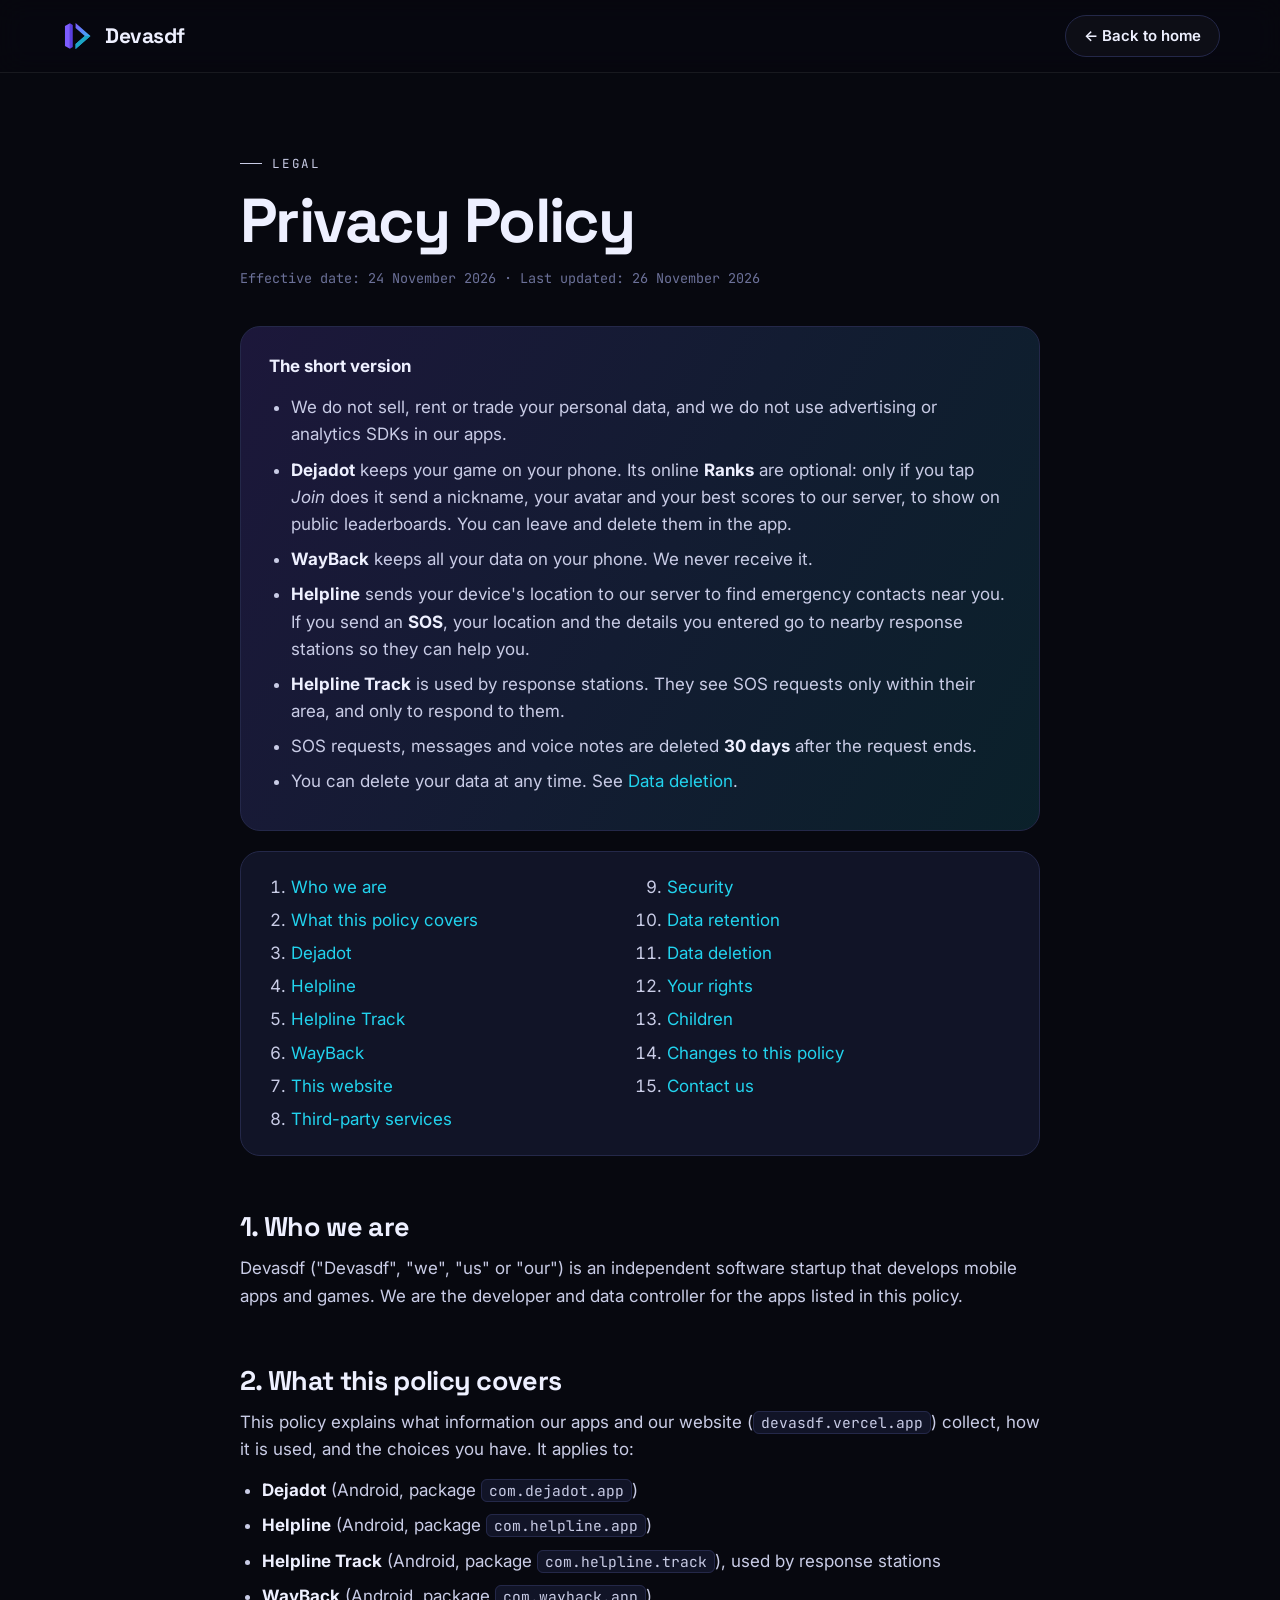
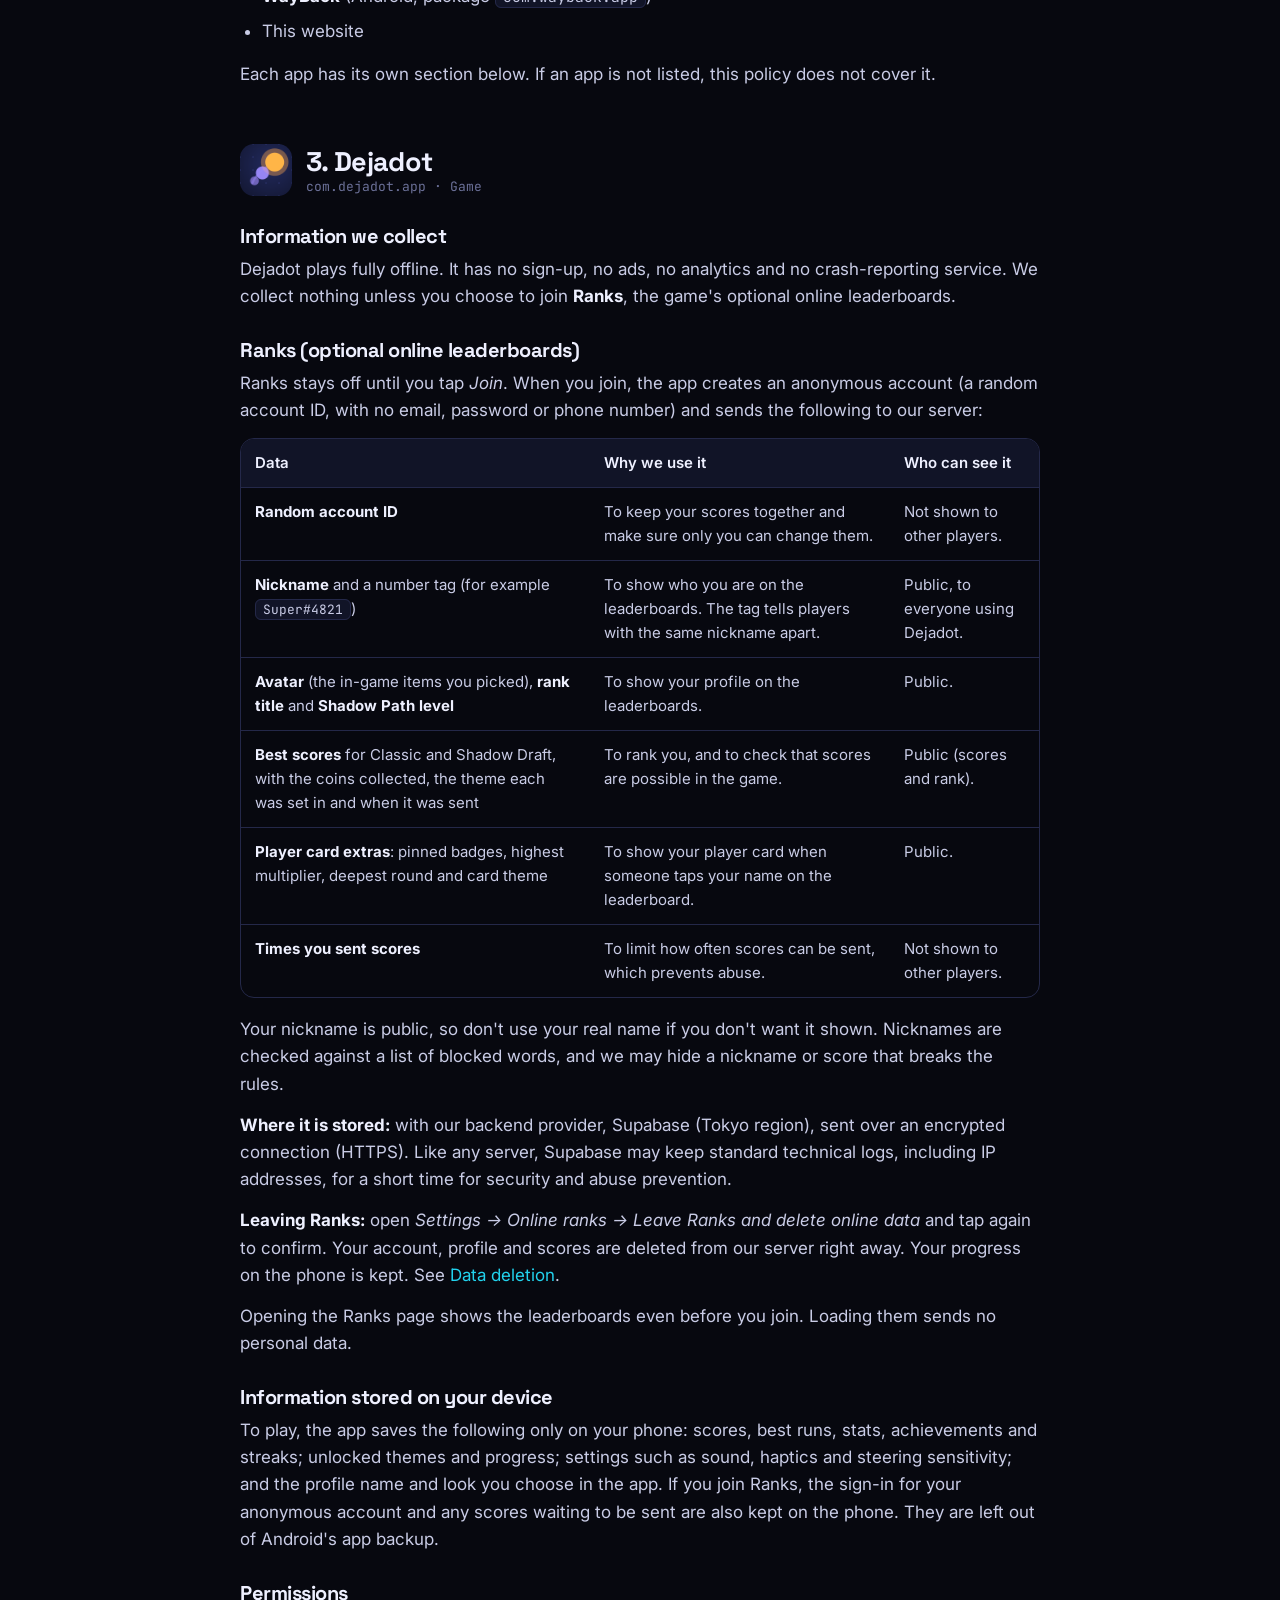
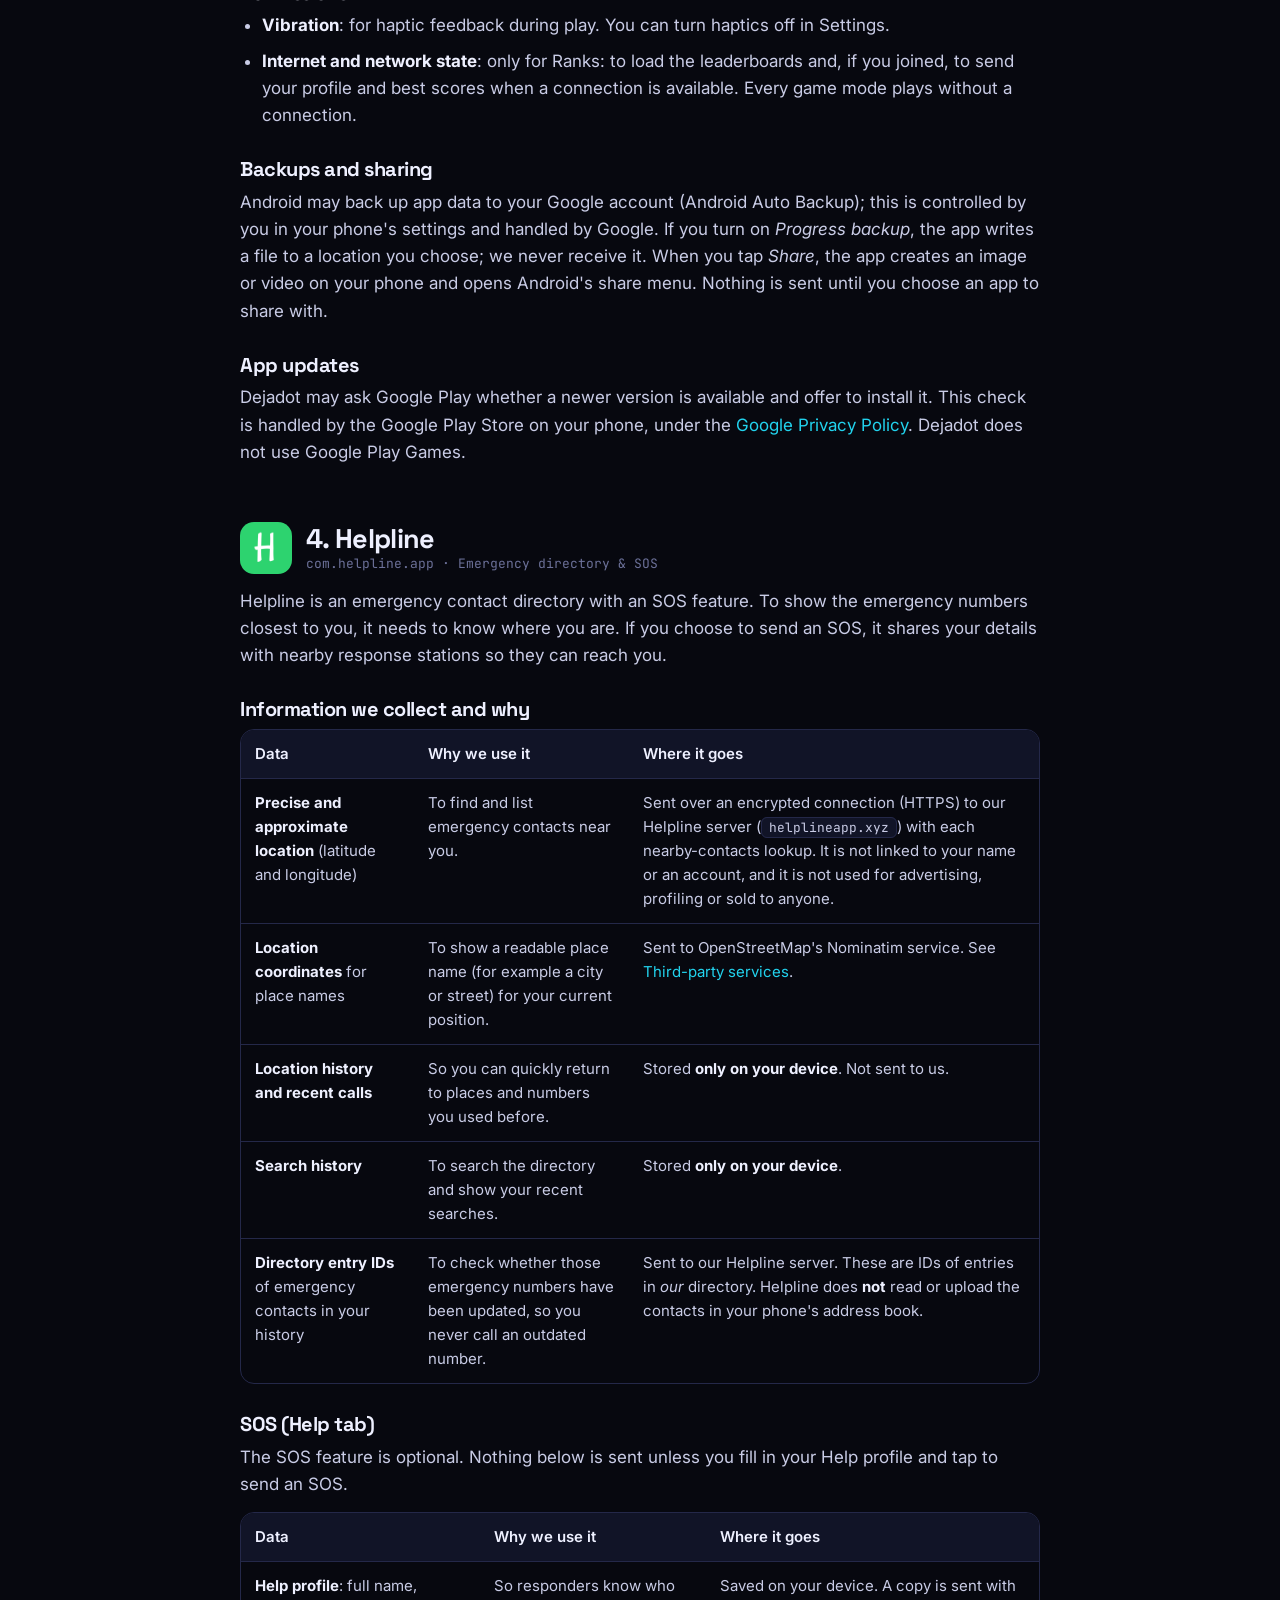
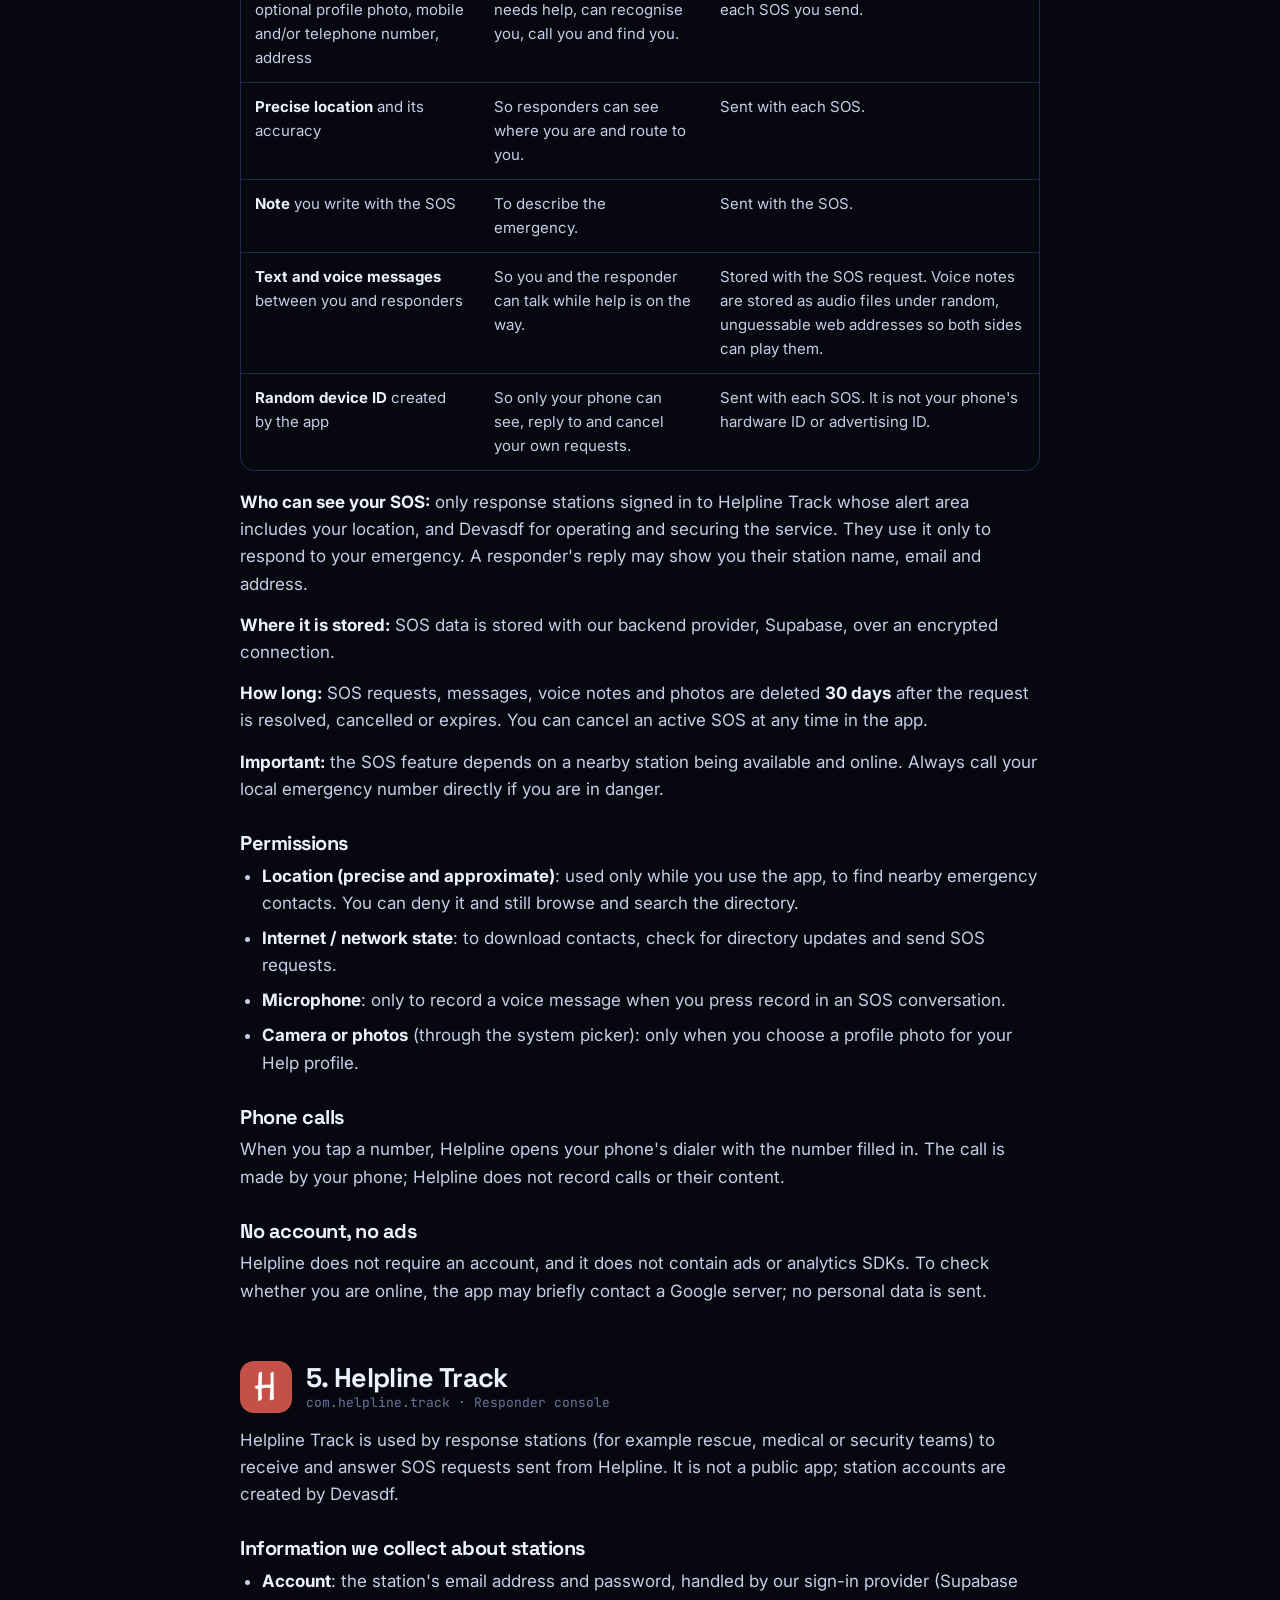
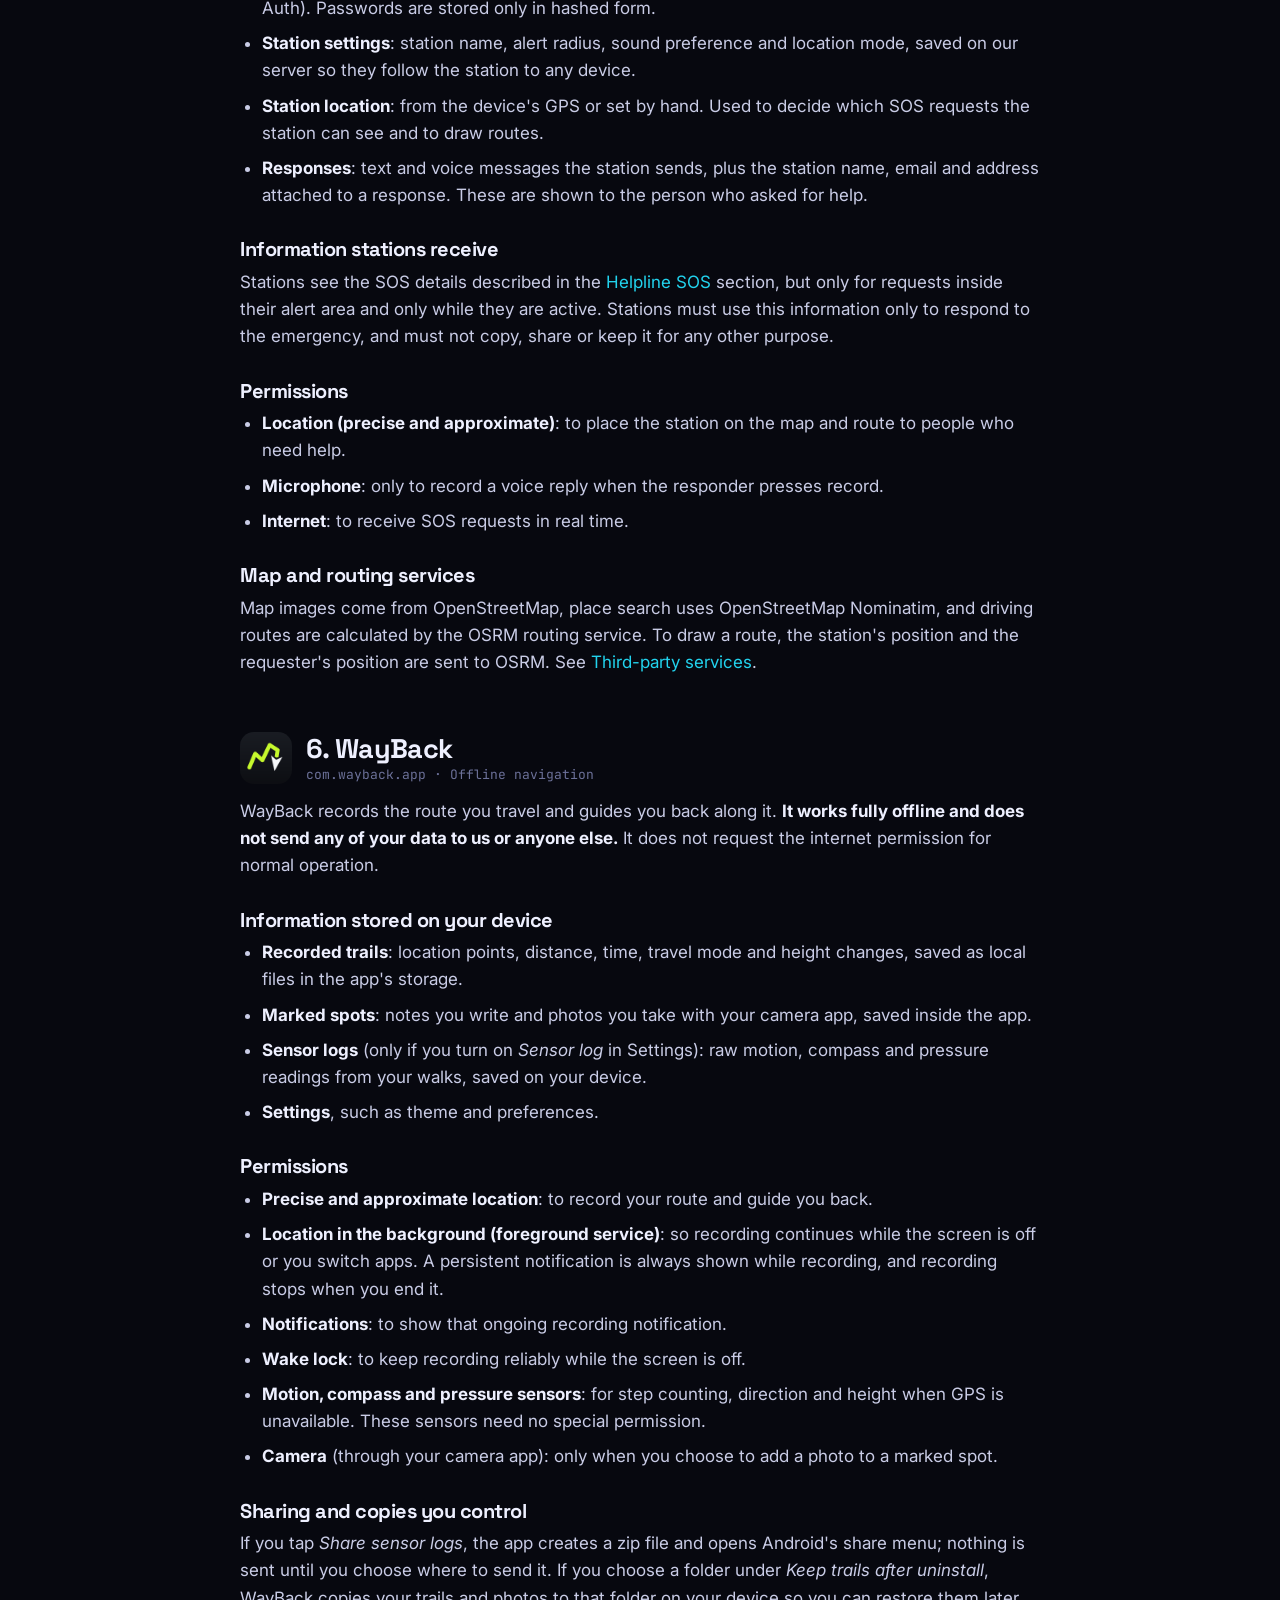
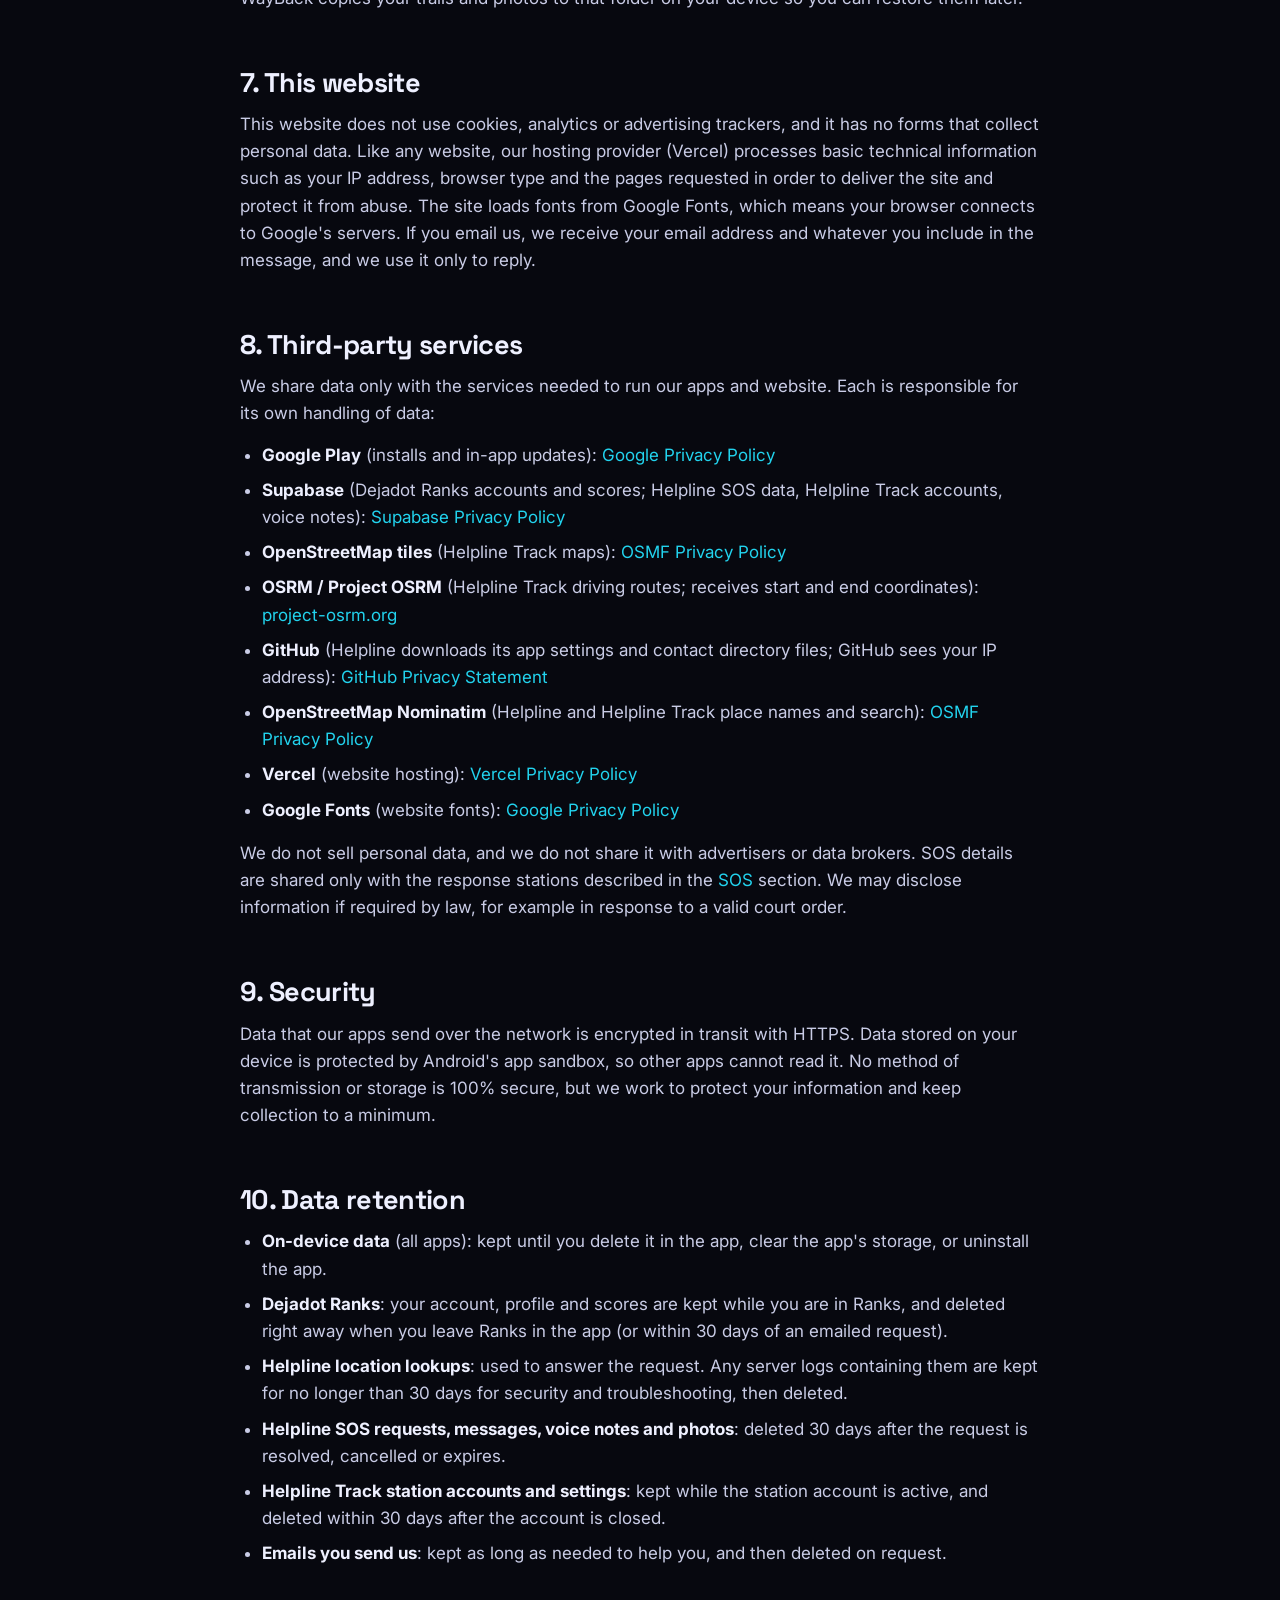
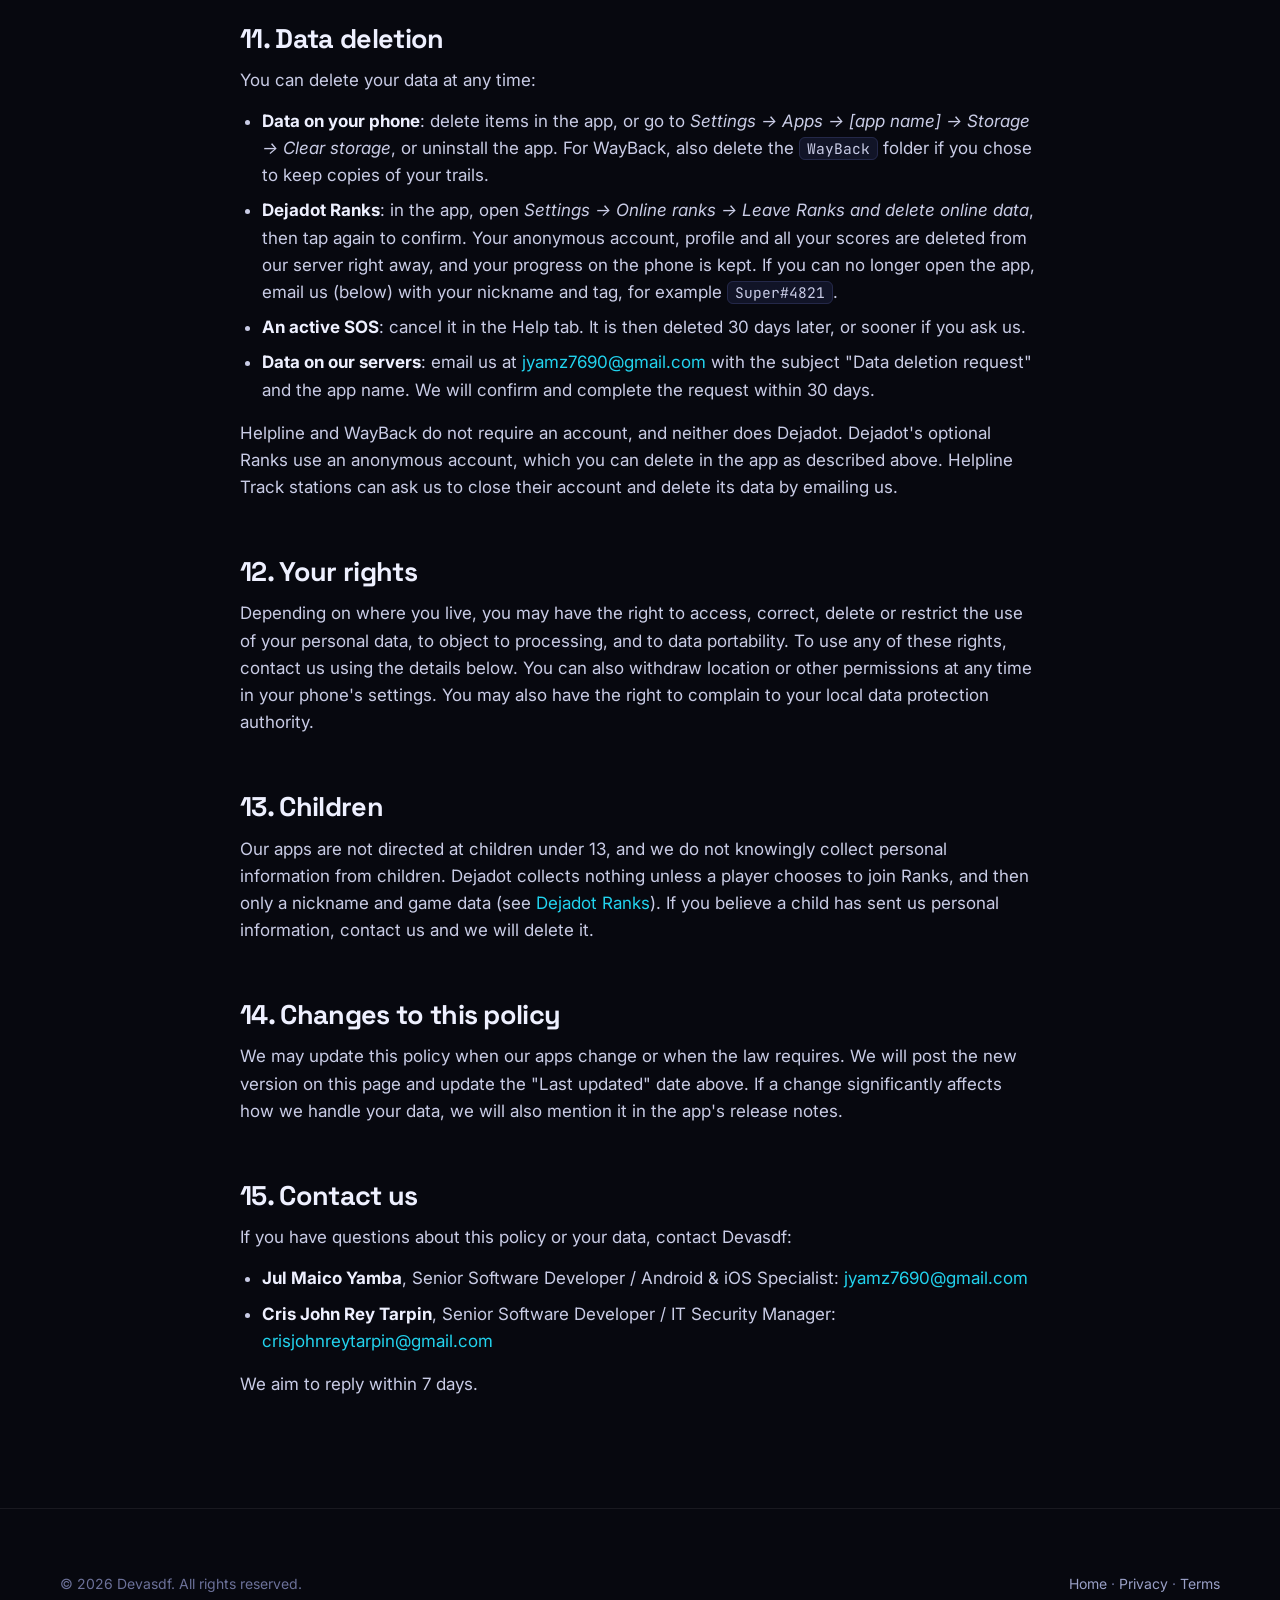
<file: privacy/index.html>
<!doctype html>
<html lang="en">
<head>
  <meta charset="utf-8">
  <meta name="viewport" content="width=device-width, initial-scale=1, viewport-fit=cover">
  <title>Privacy Policy — Devasdf</title>
  <meta name="description" content="Privacy Policy for Devasdf and its apps: Dejadot, Helpline and WayBack.">
  <meta name="theme-color" content="#07080f">
  <link rel="canonical" href="https://devasdf.vercel.app/privacy">
  <link rel="icon" href="/favicon.svg" type="image/svg+xml">
  <link rel="preconnect" href="https://fonts.googleapis.com">
  <link rel="preconnect" href="https://fonts.gstatic.com" crossorigin>
  <link href="https://fonts.googleapis.com/css2?family=Inter:wght@400;500;600;700&family=JetBrains+Mono:wght@400;500&family=Space+Grotesk:wght@500;600;700&display=swap" rel="stylesheet">
  <link rel="stylesheet" href="/assets/styles.css">
</head>
<body>
  <svg width="0" height="0" style="position:absolute" aria-hidden="true" focusable="false"><defs><linearGradient id="logo-g" x1="0" y1="0" x2="1" y2="1"><stop offset="0" stop-color="#7c5cff"/><stop offset="1" stop-color="#22d3ee"/></linearGradient><symbol id="logo" viewBox="0 0 48 48"><path d="M7 10 14 6V42L7 38Z" fill="#7c5cff"/><path d="M14 6 18 8.3V39.7L14 42Z" fill="#5a3fe0"/><path d="M22 5.6 43 24 22 42.4V35.4L35 24 22 12.6Z" fill="url(#logo-g)"/><path d="M35 24H43L22 42.4V35.4Z" fill="#1aa6c4"/></symbol></defs></svg>
  <a class="skip" href="#main">Skip to content</a>
  <header class="nav scrolled">
    <div class="wrap">
      <a class="brand" href="/" aria-label="Devasdf home">
        <svg aria-hidden="true"><use href="#logo"/></svg>
        Devasdf
      </a>
      <a class="btn" href="/">← Back to home</a>
    </div>
  </header>

  <main id="main" class="legal">
    <div class="wrap">
      <p class="eyebrow">Legal</p>
      <h1>Privacy Policy</h1>
      <p class="meta">Effective date: 24 November 2026 · Last updated: 26 November 2026</p>

      <div class="summary">
        <p><strong>The short version</strong></p>
        <ul>
          <li>We do not sell, rent or trade your personal data, and we do not use advertising or analytics SDKs in our apps.</li>
          <li><strong>Dejadot</strong> keeps your game on your phone. Its online <strong>Ranks</strong> are optional: only if you tap <em>Join</em> does it send a nickname, your avatar and your best scores to our server, to show on public leaderboards. You can leave and delete them in the app.</li>
          <li><strong>WayBack</strong> keeps all your data on your phone. We never receive it.</li>
          <li><strong>Helpline</strong> sends your device's location to our server to find emergency contacts near you. If you send an <strong>SOS</strong>, your location and the details you entered go to nearby response stations so they can help you.</li>
          <li><strong>Helpline Track</strong> is used by response stations. They see SOS requests only within their area, and only to respond to them.</li>
          <li>SOS requests, messages and voice notes are deleted <strong>30 days</strong> after the request ends.</li>
          <li>You can delete your data at any time. See <a href="#deletion">Data deletion</a>.</li>
        </ul>
      </div>

      <nav class="toc" aria-label="Contents">
        <ol>
          <li><a href="#who">Who we are</a></li>
          <li><a href="#scope">What this policy covers</a></li>
          <li><a href="#dejadot">Dejadot</a></li>
          <li><a href="#helpline">Helpline</a></li>
          <li><a href="#helpline-track">Helpline Track</a></li>
          <li><a href="#wayback">WayBack</a></li>
          <li><a href="#website">This website</a></li>
          <li><a href="#third-parties">Third-party services</a></li>
          <li><a href="#security">Security</a></li>
          <li><a href="#retention">Data retention</a></li>
          <li><a href="#deletion">Data deletion</a></li>
          <li><a href="#rights">Your rights</a></li>
          <li><a href="#children">Children</a></li>
          <li><a href="#changes">Changes to this policy</a></li>
          <li><a href="#contact">Contact us</a></li>
        </ol>
      </nav>

      <h2 id="who">1. Who we are</h2>
      <p>Devasdf ("Devasdf", "we", "us" or "our") is an independent software startup that develops mobile apps and games. We are the developer and data controller for the apps listed in this policy.</p>

      <h2 id="scope">2. What this policy covers</h2>
      <p>This policy explains what information our apps and our website (<code>devasdf.vercel.app</code>) collect, how it is used, and the choices you have. It applies to:</p>
      <ul>
        <li><strong>Dejadot</strong> (Android, package <code>com.dejadot.app</code>)</li>
        <li><strong>Helpline</strong> (Android, package <code>com.helpline.app</code>)</li>
        <li><strong>Helpline Track</strong> (Android, package <code>com.helpline.track</code>), used by response stations</li>
        <li><strong>WayBack</strong> (Android, package <code>com.wayback.app</code>)</li>
        <li>This website</li>
      </ul>
      <p>Each app has its own section below. If an app is not listed, this policy does not cover it.</p>

      <!-- ===== DEJADOT ===== -->
      <div class="app-tag" id="dejadot">
        <img src="/assets/apps/dejadot.png" alt="" width="52" height="52">
        <h2>3. Dejadot<small>com.dejadot.app · Game</small></h2>
      </div>
      <h3>Information we collect</h3>
      <p>Dejadot plays fully offline. It has no sign-up, no ads, no analytics and no crash-reporting service. We collect nothing unless you choose to join <strong>Ranks</strong>, the game's optional online leaderboards.</p>
      <h3 id="dejadot-ranks">Ranks (optional online leaderboards)</h3>
      <p>Ranks stays off until you tap <em>Join</em>. When you join, the app creates an anonymous account (a random account ID, with no email, password or phone number) and sends the following to our server:</p>
      <div class="table-wrap">
        <table>
          <thead><tr><th>Data</th><th>Why we use it</th><th>Who can see it</th></tr></thead>
          <tbody>
            <tr>
              <td><strong>Random account ID</strong></td>
              <td>To keep your scores together and make sure only you can change them.</td>
              <td>Not shown to other players.</td>
            </tr>
            <tr>
              <td><strong>Nickname</strong> and a number tag (for example <code>Super#4821</code>)</td>
              <td>To show who you are on the leaderboards. The tag tells players with the same nickname apart.</td>
              <td>Public, to everyone using Dejadot.</td>
            </tr>
            <tr>
              <td><strong>Avatar</strong> (the in-game items you picked), <strong>rank title</strong> and <strong>Shadow Path level</strong></td>
              <td>To show your profile on the leaderboards.</td>
              <td>Public.</td>
            </tr>
            <tr>
              <td><strong>Best scores</strong> for Classic and Shadow Draft, with the coins collected, the theme each was set in and when it was sent</td>
              <td>To rank you, and to check that scores are possible in the game.</td>
              <td>Public (scores and rank).</td>
            </tr>
            <tr>
              <td><strong>Player card extras</strong>: pinned badges, highest multiplier, deepest round and card theme</td>
              <td>To show your player card when someone taps your name on the leaderboard.</td>
              <td>Public.</td>
            </tr>
            <tr>
              <td><strong>Times you sent scores</strong></td>
              <td>To limit how often scores can be sent, which prevents abuse.</td>
              <td>Not shown to other players.</td>
            </tr>
          </tbody>
        </table>
      </div>
      <p>Your nickname is public, so don't use your real name if you don't want it shown. Nicknames are checked against a list of blocked words, and we may hide a nickname or score that breaks the rules.</p>
      <p><strong>Where it is stored:</strong> with our backend provider, Supabase (Tokyo region), sent over an encrypted connection (HTTPS). Like any server, Supabase may keep standard technical logs, including IP addresses, for a short time for security and abuse prevention.</p>
      <p><strong>Leaving Ranks:</strong> open <em>Settings → Online ranks → Leave Ranks and delete online data</em> and tap again to confirm. Your account, profile and scores are deleted from our server right away. Your progress on the phone is kept. See <a href="#deletion">Data deletion</a>.</p>
      <p>Opening the Ranks page shows the leaderboards even before you join. Loading them sends no personal data.</p>
      <h3>Information stored on your device</h3>
      <p>To play, the app saves the following only on your phone: scores, best runs, stats, achievements and streaks; unlocked themes and progress; settings such as sound, haptics and steering sensitivity; and the profile name and look you choose in the app. If you join Ranks, the sign-in for your anonymous account and any scores waiting to be sent are also kept on the phone. They are left out of Android's app backup.</p>
      <h3>Permissions</h3>
      <ul>
        <li><strong>Vibration</strong>: for haptic feedback during play. You can turn haptics off in Settings.</li>
        <li><strong>Internet and network state</strong>: only for Ranks: to load the leaderboards and, if you joined, to send your profile and best scores when a connection is available. Every game mode plays without a connection.</li>
      </ul>
      <h3>Backups and sharing</h3>
      <p>Android may back up app data to your Google account (Android Auto Backup); this is controlled by you in your phone's settings and handled by Google. If you turn on <em>Progress backup</em>, the app writes a file to a location you choose; we never receive it. When you tap <em>Share</em>, the app creates an image or video on your phone and opens Android's share menu. Nothing is sent until you choose an app to share with.</p>
      <h3>App updates</h3>
      <p>Dejadot may ask Google Play whether a newer version is available and offer to install it. This check is handled by the Google Play Store on your phone, under the <a href="https://policies.google.com/privacy" target="_blank" rel="noopener">Google Privacy Policy</a>. Dejadot does not use Google Play Games.</p>

      <!-- ===== HELPLINE ===== -->
      <div class="app-tag" id="helpline">
        <img src="/assets/apps/helpline.png" alt="" width="52" height="52">
        <h2>4. Helpline<small>com.helpline.app · Emergency directory &amp; SOS</small></h2>
      </div>
      <p>Helpline is an emergency contact directory with an SOS feature. To show the emergency numbers closest to you, it needs to know where you are. If you choose to send an SOS, it shares your details with nearby response stations so they can reach you.</p>
      <h3>Information we collect and why</h3>
      <div class="table-wrap">
        <table>
          <thead><tr><th>Data</th><th>Why we use it</th><th>Where it goes</th></tr></thead>
          <tbody>
            <tr>
              <td><strong>Precise and approximate location</strong> (latitude and longitude)</td>
              <td>To find and list emergency contacts near you.</td>
              <td>Sent over an encrypted connection (HTTPS) to our Helpline server (<code>helplineapp.xyz</code>) with each nearby-contacts lookup. It is not linked to your name or an account, and it is not used for advertising, profiling or sold to anyone.</td>
            </tr>
            <tr>
              <td><strong>Location coordinates</strong> for place names</td>
              <td>To show a readable place name (for example a city or street) for your current position.</td>
              <td>Sent to OpenStreetMap's Nominatim service. See <a href="#third-parties">Third-party services</a>.</td>
            </tr>
            <tr>
              <td><strong>Location history and recent calls</strong></td>
              <td>So you can quickly return to places and numbers you used before.</td>
              <td>Stored <strong>only on your device</strong>. Not sent to us.</td>
            </tr>
            <tr>
              <td><strong>Search history</strong></td>
              <td>To search the directory and show your recent searches.</td>
              <td>Stored <strong>only on your device</strong>.</td>
            </tr>
            <tr>
              <td><strong>Directory entry IDs</strong> of emergency contacts in your history</td>
              <td>To check whether those emergency numbers have been updated, so you never call an outdated number.</td>
              <td>Sent to our Helpline server. These are IDs of entries in <em>our</em> directory. Helpline does <strong>not</strong> read or upload the contacts in your phone's address book.</td>
            </tr>
          </tbody>
        </table>
      </div>

      <h3 id="sos">SOS (Help tab)</h3>
      <p>The SOS feature is optional. Nothing below is sent unless you fill in your Help profile and tap to send an SOS.</p>
      <div class="table-wrap">
        <table>
          <thead><tr><th>Data</th><th>Why we use it</th><th>Where it goes</th></tr></thead>
          <tbody>
            <tr>
              <td><strong>Help profile</strong>: full name, optional profile photo, mobile and/or telephone number, address</td>
              <td>So responders know who needs help, can recognise you, call you and find you.</td>
              <td>Saved on your device. A copy is sent with each SOS you send.</td>
            </tr>
            <tr>
              <td><strong>Precise location</strong> and its accuracy</td>
              <td>So responders can see where you are and route to you.</td>
              <td>Sent with each SOS.</td>
            </tr>
            <tr>
              <td><strong>Note</strong> you write with the SOS</td>
              <td>To describe the emergency.</td>
              <td>Sent with the SOS.</td>
            </tr>
            <tr>
              <td><strong>Text and voice messages</strong> between you and responders</td>
              <td>So you and the responder can talk while help is on the way.</td>
              <td>Stored with the SOS request. Voice notes are stored as audio files under random, unguessable web addresses so both sides can play them.</td>
            </tr>
            <tr>
              <td><strong>Random device ID</strong> created by the app</td>
              <td>So only your phone can see, reply to and cancel your own requests.</td>
              <td>Sent with each SOS. It is not your phone's hardware ID or advertising ID.</td>
            </tr>
          </tbody>
        </table>
      </div>
      <p><strong>Who can see your SOS:</strong> only response stations signed in to Helpline Track whose alert area includes your location, and Devasdf for operating and securing the service. They use it only to respond to your emergency. A responder's reply may show you their station name, email and address.</p>
      <p><strong>Where it is stored:</strong> SOS data is stored with our backend provider, Supabase, over an encrypted connection.</p>
      <p><strong>How long:</strong> SOS requests, messages, voice notes and photos are deleted <strong>30 days</strong> after the request is resolved, cancelled or expires. You can cancel an active SOS at any time in the app.</p>
      <p><strong>Important:</strong> the SOS feature depends on a nearby station being available and online. Always call your local emergency number directly if you are in danger.</p>
      <h3>Permissions</h3>
      <ul>
        <li><strong>Location (precise and approximate)</strong>: used only while you use the app, to find nearby emergency contacts. You can deny it and still browse and search the directory.</li>
        <li><strong>Internet / network state</strong>: to download contacts, check for directory updates and send SOS requests.</li>
        <li><strong>Microphone</strong>: only to record a voice message when you press record in an SOS conversation.</li>
        <li><strong>Camera or photos</strong> (through the system picker): only when you choose a profile photo for your Help profile.</li>
      </ul>
      <h3>Phone calls</h3>
      <p>When you tap a number, Helpline opens your phone's dialer with the number filled in. The call is made by your phone; Helpline does not record calls or their content.</p>
      <h3>No account, no ads</h3>
      <p>Helpline does not require an account, and it does not contain ads or analytics SDKs. To check whether you are online, the app may briefly contact a Google server; no personal data is sent.</p>

      <!-- ===== HELPLINE TRACK ===== -->
      <div class="app-tag" id="helpline-track">
        <img src="/assets/apps/helpline-track.png" alt="" width="52" height="52">
        <h2>5. Helpline Track<small>com.helpline.track · Responder console</small></h2>
      </div>
      <p>Helpline Track is used by response stations (for example rescue, medical or security teams) to receive and answer SOS requests sent from Helpline. It is not a public app; station accounts are created by Devasdf.</p>
      <h3>Information we collect about stations</h3>
      <ul>
        <li><strong>Account</strong>: the station's email address and password, handled by our sign-in provider (Supabase Auth). Passwords are stored only in hashed form.</li>
        <li><strong>Station settings</strong>: station name, alert radius, sound preference and location mode, saved on our server so they follow the station to any device.</li>
        <li><strong>Station location</strong>: from the device's GPS or set by hand. Used to decide which SOS requests the station can see and to draw routes.</li>
        <li><strong>Responses</strong>: text and voice messages the station sends, plus the station name, email and address attached to a response. These are shown to the person who asked for help.</li>
      </ul>
      <h3>Information stations receive</h3>
      <p>Stations see the SOS details described in the <a href="#sos">Helpline SOS</a> section, but only for requests inside their alert area and only while they are active. Stations must use this information only to respond to the emergency, and must not copy, share or keep it for any other purpose.</p>
      <h3>Permissions</h3>
      <ul>
        <li><strong>Location (precise and approximate)</strong>: to place the station on the map and route to people who need help.</li>
        <li><strong>Microphone</strong>: only to record a voice reply when the responder presses record.</li>
        <li><strong>Internet</strong>: to receive SOS requests in real time.</li>
      </ul>
      <h3>Map and routing services</h3>
      <p>Map images come from OpenStreetMap, place search uses OpenStreetMap Nominatim, and driving routes are calculated by the OSRM routing service. To draw a route, the station's position and the requester's position are sent to OSRM. See <a href="#third-parties">Third-party services</a>.</p>

      <!-- ===== WAYBACK ===== -->
      <div class="app-tag" id="wayback">
        <img src="/assets/apps/wayback.png" alt="" width="52" height="52">
        <h2>6. WayBack<small>com.wayback.app · Offline navigation</small></h2>
      </div>
      <p>WayBack records the route you travel and guides you back along it. <strong>It works fully offline and does not send any of your data to us or anyone else.</strong> It does not request the internet permission for normal operation.</p>
      <h3>Information stored on your device</h3>
      <ul>
        <li><strong>Recorded trails</strong>: location points, distance, time, travel mode and height changes, saved as local files in the app's storage.</li>
        <li><strong>Marked spots</strong>: notes you write and photos you take with your camera app, saved inside the app.</li>
        <li><strong>Sensor logs</strong> (only if you turn on <em>Sensor log</em> in Settings): raw motion, compass and pressure readings from your walks, saved on your device.</li>
        <li><strong>Settings</strong>, such as theme and preferences.</li>
      </ul>
      <h3>Permissions</h3>
      <ul>
        <li><strong>Precise and approximate location</strong>: to record your route and guide you back.</li>
        <li><strong>Location in the background (foreground service)</strong>: so recording continues while the screen is off or you switch apps. A persistent notification is always shown while recording, and recording stops when you end it.</li>
        <li><strong>Notifications</strong>: to show that ongoing recording notification.</li>
        <li><strong>Wake lock</strong>: to keep recording reliably while the screen is off.</li>
        <li><strong>Motion, compass and pressure sensors</strong>: for step counting, direction and height when GPS is unavailable. These sensors need no special permission.</li>
        <li><strong>Camera</strong> (through your camera app): only when you choose to add a photo to a marked spot.</li>
      </ul>
      <h3>Sharing and copies you control</h3>
      <p>If you tap <em>Share sensor logs</em>, the app creates a zip file and opens Android's share menu; nothing is sent until you choose where to send it. If you choose a folder under <em>Keep trails after uninstall</em>, WayBack copies your trails and photos to that folder on your device so you can restore them later.</p>

      <!-- ===== WEBSITE ===== -->
      <h2 id="website">7. This website</h2>
      <p>This website does not use cookies, analytics or advertising trackers, and it has no forms that collect personal data. Like any website, our hosting provider (Vercel) processes basic technical information such as your IP address, browser type and the pages requested in order to deliver the site and protect it from abuse. The site loads fonts from Google Fonts, which means your browser connects to Google's servers. If you email us, we receive your email address and whatever you include in the message, and we use it only to reply.</p>

      <h2 id="third-parties">8. Third-party services</h2>
      <p>We share data only with the services needed to run our apps and website. Each is responsible for its own handling of data:</p>
      <ul>
        <li><strong>Google Play</strong> (installs and in-app updates): <a href="https://policies.google.com/privacy" target="_blank" rel="noopener">Google Privacy Policy</a></li>
        <li><strong>Supabase</strong> (Dejadot Ranks accounts and scores; Helpline SOS data, Helpline Track accounts, voice notes): <a href="https://supabase.com/privacy" target="_blank" rel="noopener">Supabase Privacy Policy</a></li>
        <li><strong>OpenStreetMap tiles</strong> (Helpline Track maps): <a href="https://osmfoundation.org/wiki/Privacy_Policy" target="_blank" rel="noopener">OSMF Privacy Policy</a></li>
        <li><strong>OSRM / Project OSRM</strong> (Helpline Track driving routes; receives start and end coordinates): <a href="https://project-osrm.org/" target="_blank" rel="noopener">project-osrm.org</a></li>
        <li><strong>GitHub</strong> (Helpline downloads its app settings and contact directory files; GitHub sees your IP address): <a href="https://docs.github.com/en/site-policy/privacy-policies/github-general-privacy-statement" target="_blank" rel="noopener">GitHub Privacy Statement</a></li>
        <li><strong>OpenStreetMap Nominatim</strong> (Helpline and Helpline Track place names and search): <a href="https://osmfoundation.org/wiki/Privacy_Policy" target="_blank" rel="noopener">OSMF Privacy Policy</a></li>
        <li><strong>Vercel</strong> (website hosting): <a href="https://vercel.com/legal/privacy-policy" target="_blank" rel="noopener">Vercel Privacy Policy</a></li>
        <li><strong>Google Fonts</strong> (website fonts): <a href="https://policies.google.com/privacy" target="_blank" rel="noopener">Google Privacy Policy</a></li>
      </ul>
      <p>We do not sell personal data, and we do not share it with advertisers or data brokers. SOS details are shared only with the response stations described in the <a href="#sos">SOS</a> section. We may disclose information if required by law, for example in response to a valid court order.</p>

      <h2 id="security">9. Security</h2>
      <p>Data that our apps send over the network is encrypted in transit with HTTPS. Data stored on your device is protected by Android's app sandbox, so other apps cannot read it. No method of transmission or storage is 100% secure, but we work to protect your information and keep collection to a minimum.</p>

      <h2 id="retention">10. Data retention</h2>
      <ul>
        <li><strong>On-device data</strong> (all apps): kept until you delete it in the app, clear the app's storage, or uninstall the app.</li>
        <li><strong>Dejadot Ranks</strong>: your account, profile and scores are kept while you are in Ranks, and deleted right away when you leave Ranks in the app (or within 30 days of an emailed request).</li>
        <li><strong>Helpline location lookups</strong>: used to answer the request. Any server logs containing them are kept for no longer than 30 days for security and troubleshooting, then deleted.</li>
        <li><strong>Helpline SOS requests, messages, voice notes and photos</strong>: deleted 30 days after the request is resolved, cancelled or expires.</li>
        <li><strong>Helpline Track station accounts and settings</strong>: kept while the station account is active, and deleted within 30 days after the account is closed.</li>
        <li><strong>Emails you send us</strong>: kept as long as needed to help you, and then deleted on request.</li>
      </ul>

      <h2 id="deletion">11. Data deletion</h2>
      <p>You can delete your data at any time:</p>
      <ul>
        <li><strong>Data on your phone</strong>: delete items in the app, or go to <em>Settings → Apps → [app name] → Storage → Clear storage</em>, or uninstall the app. For WayBack, also delete the <code>WayBack</code> folder if you chose to keep copies of your trails.</li>
        <li><strong>Dejadot Ranks</strong>: in the app, open <em>Settings → Online ranks → Leave Ranks and delete online data</em>, then tap again to confirm. Your anonymous account, profile and all your scores are deleted from our server right away, and your progress on the phone is kept. If you can no longer open the app, email us (below) with your nickname and tag, for example <code>Super#4821</code>.</li>
        <li><strong>An active SOS</strong>: cancel it in the Help tab. It is then deleted 30 days later, or sooner if you ask us.</li>
        <li><strong>Data on our servers</strong>: email us at <a href="mailto:jyamz7690@gmail.com?subject=Data%20deletion%20request">jyamz7690@gmail.com</a> with the subject "Data deletion request" and the app name. We will confirm and complete the request within 30 days.</li>
      </ul>
      <p>Helpline and WayBack do not require an account, and neither does Dejadot. Dejadot's optional Ranks use an anonymous account, which you can delete in the app as described above. Helpline Track stations can ask us to close their account and delete its data by emailing us.</p>

      <h2 id="rights">12. Your rights</h2>
      <p>Depending on where you live, you may have the right to access, correct, delete or restrict the use of your personal data, to object to processing, and to data portability. To use any of these rights, contact us using the details below. You can also withdraw location or other permissions at any time in your phone's settings. You may also have the right to complain to your local data protection authority.</p>

      <h2 id="children">13. Children</h2>
      <p>Our apps are not directed at children under 13, and we do not knowingly collect personal information from children. Dejadot collects nothing unless a player chooses to join Ranks, and then only a nickname and game data (see <a href="#dejadot-ranks">Dejadot Ranks</a>). If you believe a child has sent us personal information, contact us and we will delete it.</p>

      <h2 id="changes">14. Changes to this policy</h2>
      <p>We may update this policy when our apps change or when the law requires. We will post the new version on this page and update the "Last updated" date above. If a change significantly affects how we handle your data, we will also mention it in the app's release notes.</p>

      <h2 id="contact">15. Contact us</h2>
      <p>If you have questions about this policy or your data, contact Devasdf:</p>
      <ul>
        <li><strong>Jul Maico Yamba</strong>, Senior Software Developer / Android &amp; iOS Specialist: <a href="mailto:jyamz7690@gmail.com">jyamz7690@gmail.com</a></li>
        <li><strong>Cris John Rey Tarpin</strong>, Senior Software Developer / IT Security Manager: <a href="mailto:crisjohnreytarpin@gmail.com">crisjohnreytarpin@gmail.com</a></li>
      </ul>
      <p>We aim to reply within 7 days.</p>
    </div>
  </main>

  <footer class="footer">
    <div class="wrap">
      <div class="footer-bottom" style="margin-top:0;border-top:0;padding-top:0">
        <span>© 2026 Devasdf. All rights reserved.</span>
        <span><a href="/">Home</a> · <a href="/privacy">Privacy</a> · <a href="/terms">Terms</a></span>
      </div>
    </div>
  </footer>
</body>
</html>
</file>
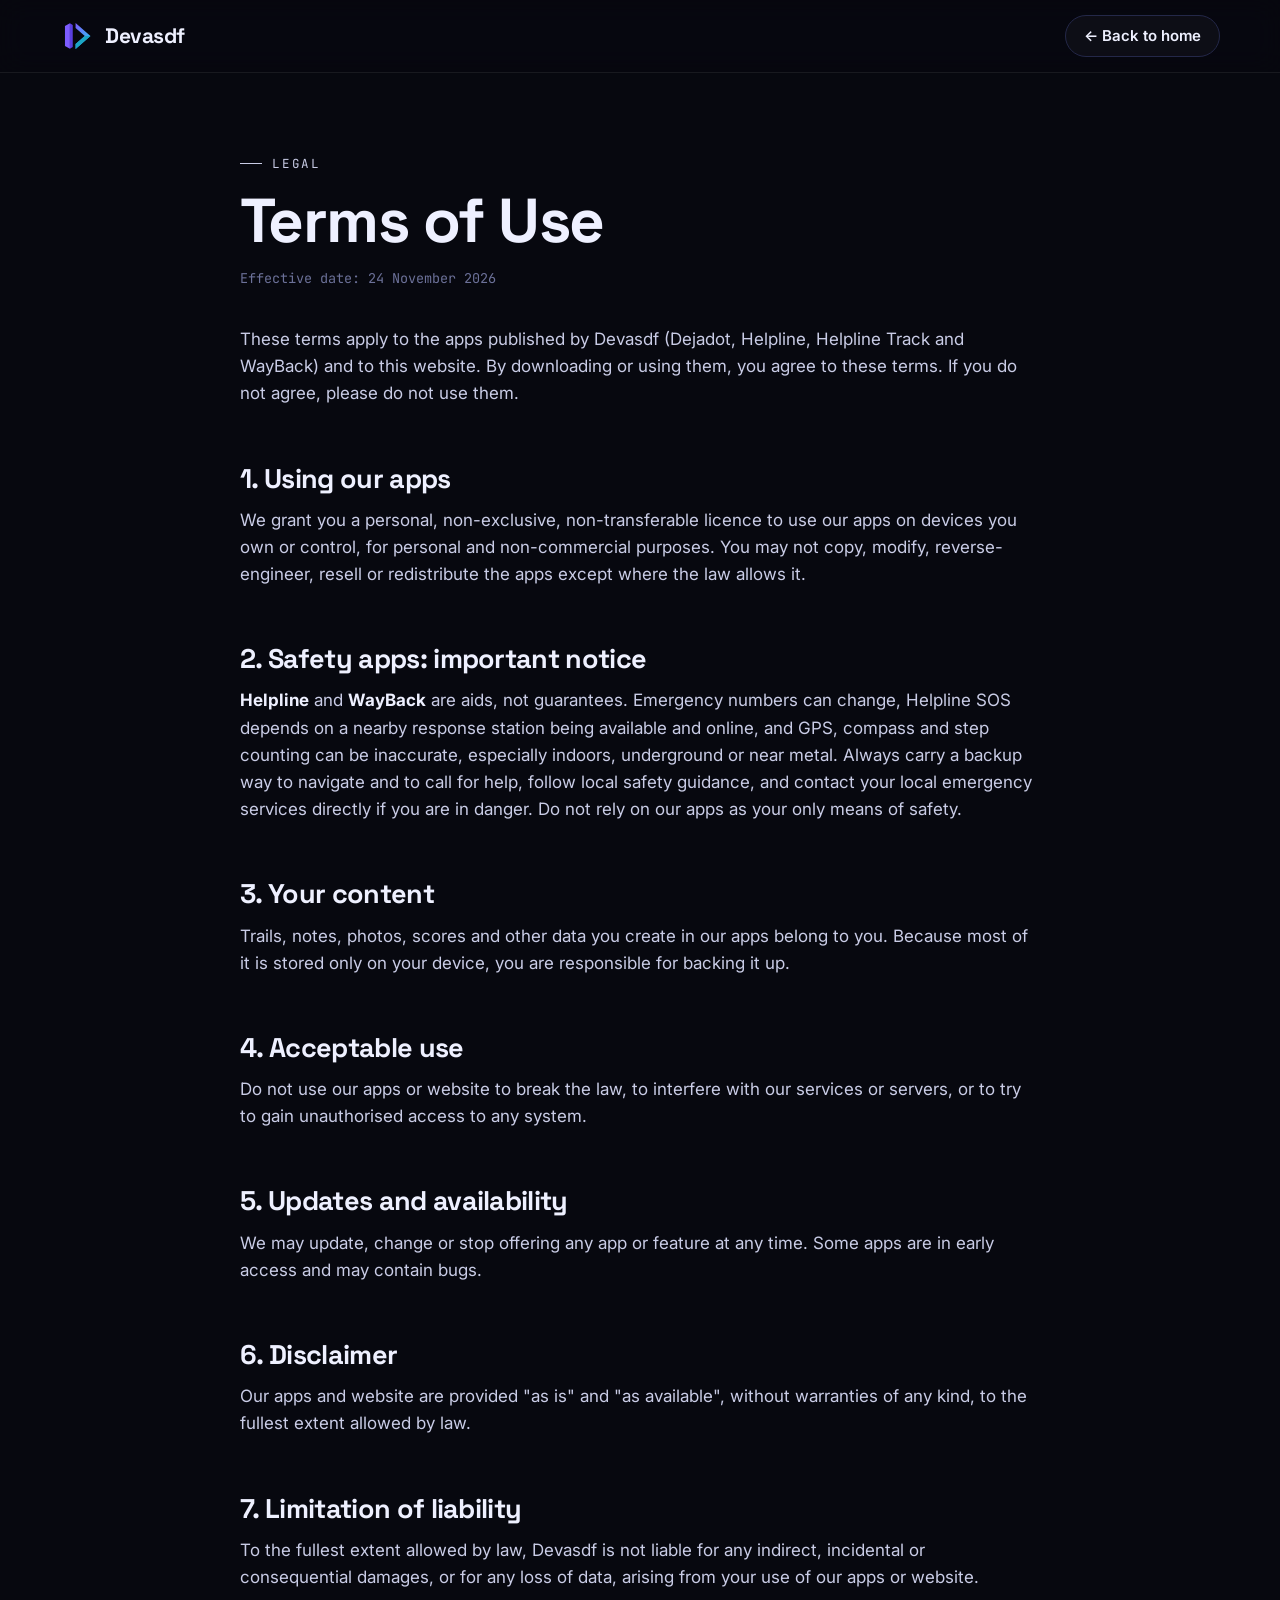
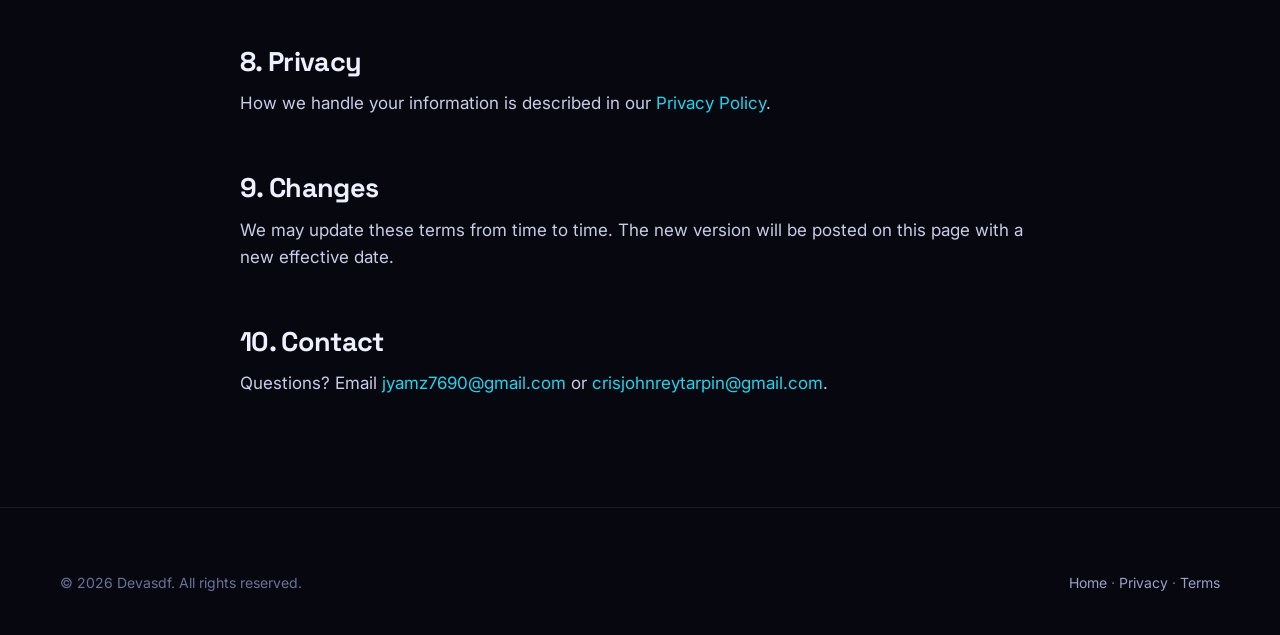
<file: terms/index.html>
<!doctype html>
<html lang="en">
<head>
  <meta charset="utf-8">
  <meta name="viewport" content="width=device-width, initial-scale=1, viewport-fit=cover">
  <title>Terms of Use — Devasdf</title>
  <meta name="description" content="Terms of Use for Devasdf apps and website.">
  <meta name="theme-color" content="#07080f">
  <link rel="canonical" href="https://devasdf.vercel.app/terms">
  <link rel="icon" href="/favicon.svg" type="image/svg+xml">
  <link rel="preconnect" href="https://fonts.googleapis.com">
  <link rel="preconnect" href="https://fonts.gstatic.com" crossorigin>
  <link href="https://fonts.googleapis.com/css2?family=Inter:wght@400;500;600;700&family=JetBrains+Mono:wght@400;500&family=Space+Grotesk:wght@500;600;700&display=swap" rel="stylesheet">
  <link rel="stylesheet" href="/assets/styles.css">
</head>
<body>
  <svg width="0" height="0" style="position:absolute" aria-hidden="true" focusable="false"><defs><linearGradient id="logo-g" x1="0" y1="0" x2="1" y2="1"><stop offset="0" stop-color="#7c5cff"/><stop offset="1" stop-color="#22d3ee"/></linearGradient><symbol id="logo" viewBox="0 0 48 48"><path d="M7 10 14 6V42L7 38Z" fill="#7c5cff"/><path d="M14 6 18 8.3V39.7L14 42Z" fill="#5a3fe0"/><path d="M22 5.6 43 24 22 42.4V35.4L35 24 22 12.6Z" fill="url(#logo-g)"/><path d="M35 24H43L22 42.4V35.4Z" fill="#1aa6c4"/></symbol></defs></svg>
  <a class="skip" href="#main">Skip to content</a>
  <header class="nav scrolled">
    <div class="wrap">
      <a class="brand" href="/" aria-label="Devasdf home">
        <svg aria-hidden="true"><use href="#logo"/></svg>
        Devasdf
      </a>
      <a class="btn" href="/">← Back to home</a>
    </div>
  </header>

  <main id="main" class="legal">
    <div class="wrap">
      <p class="eyebrow">Legal</p>
      <h1>Terms of Use</h1>
      <p class="meta">Effective date: 24 November 2026</p>

      <p>These terms apply to the apps published by Devasdf (Dejadot, Helpline, Helpline Track and WayBack) and to this website. By downloading or using them, you agree to these terms. If you do not agree, please do not use them.</p>

      <h2>1. Using our apps</h2>
      <p>We grant you a personal, non-exclusive, non-transferable licence to use our apps on devices you own or control, for personal and non-commercial purposes. You may not copy, modify, reverse-engineer, resell or redistribute the apps except where the law allows it.</p>

      <h2>2. Safety apps: important notice</h2>
      <p><strong>Helpline</strong> and <strong>WayBack</strong> are aids, not guarantees. Emergency numbers can change, Helpline SOS depends on a nearby response station being available and online, and GPS, compass and step counting can be inaccurate, especially indoors, underground or near metal. Always carry a backup way to navigate and to call for help, follow local safety guidance, and contact your local emergency services directly if you are in danger. Do not rely on our apps as your only means of safety.</p>

      <h2>3. Your content</h2>
      <p>Trails, notes, photos, scores and other data you create in our apps belong to you. Because most of it is stored only on your device, you are responsible for backing it up.</p>

      <h2>4. Acceptable use</h2>
      <p>Do not use our apps or website to break the law, to interfere with our services or servers, or to try to gain unauthorised access to any system.</p>

      <h2>5. Updates and availability</h2>
      <p>We may update, change or stop offering any app or feature at any time. Some apps are in early access and may contain bugs.</p>

      <h2>6. Disclaimer</h2>
      <p>Our apps and website are provided "as is" and "as available", without warranties of any kind, to the fullest extent allowed by law.</p>

      <h2>7. Limitation of liability</h2>
      <p>To the fullest extent allowed by law, Devasdf is not liable for any indirect, incidental or consequential damages, or for any loss of data, arising from your use of our apps or website.</p>

      <h2>8. Privacy</h2>
      <p>How we handle your information is described in our <a href="/privacy">Privacy Policy</a>.</p>

      <h2>9. Changes</h2>
      <p>We may update these terms from time to time. The new version will be posted on this page with a new effective date.</p>

      <h2>10. Contact</h2>
      <p>Questions? Email <a href="mailto:jyamz7690@gmail.com">jyamz7690@gmail.com</a> or <a href="mailto:crisjohnreytarpin@gmail.com">crisjohnreytarpin@gmail.com</a>.</p>
    </div>
  </main>

  <footer class="footer">
    <div class="wrap">
      <div class="footer-bottom" style="margin-top:0;border-top:0;padding-top:0">
        <span>© 2026 Devasdf. All rights reserved.</span>
        <span><a href="/">Home</a> · <a href="/privacy">Privacy</a> · <a href="/terms">Terms</a></span>
      </div>
    </div>
  </footer>
</body>
</html>
</file>
<file: assets/styles.css>
/* ==========================================================================
   Devasdf — shared styles
   Palette: Midnight ink + electric violet → cyan, with a lime spark accent.
   ========================================================================== */

:root {
  --ink: #07080f;
  --ink-2: #0c0e1a;
  --surface: #111427;
  --surface-2: #171a33;
  --line: #242849;
  --line-soft: rgba(255, 255, 255, 0.07);

  --text: #eef0ff;
  --muted: #9aa0c7;
  --dim: #6c7199;

  --violet: #7c5cff;
  --violet-2: #a18bff;
  --cyan: #22d3ee;
  --lime: #c6f432;
  --amber: #ffb547;

  --grad: linear-gradient(120deg, #7c5cff 0%, #5b8cff 45%, #22d3ee 100%);
  --grad-soft: linear-gradient(120deg, rgba(124, 92, 255, 0.18), rgba(34, 211, 238, 0.12));

  --radius: 20px;
  --radius-lg: 28px;
  --shadow: 0 30px 80px -30px rgba(0, 0, 0, 0.7);

  --font: "Inter", system-ui, -apple-system, "Segoe UI", Roboto, sans-serif;
  --display: "Space Grotesk", "Inter", system-ui, sans-serif;
  --mono: "JetBrains Mono", ui-monospace, Consolas, monospace;

  --wrap: 1160px;
  color-scheme: dark;
}

*, *::before, *::after { box-sizing: border-box; }

html { scroll-behavior: smooth; -webkit-text-size-adjust: 100%; }
@media (prefers-reduced-motion: reduce) {
  html { scroll-behavior: auto; }
  *, *::before, *::after { animation: none !important; transition: none !important; }
}

body {
  margin: 0;
  background: var(--ink);
  color: var(--text);
  font-family: var(--font);
  font-size: 17px;
  line-height: 1.6;
  -webkit-font-smoothing: antialiased;
  overflow-x: hidden;
}

img { max-width: 100%; display: block; }
a { color: var(--cyan); text-decoration: none; }
a:hover { color: var(--text); }
:focus-visible { outline: 2px solid var(--cyan); outline-offset: 3px; border-radius: 8px; }

h1, h2, h3, h4 { font-family: var(--display); letter-spacing: -0.025em; line-height: 1.08; margin: 0; }

.wrap { width: min(var(--wrap), 100% - 32px); margin-inline: auto; }

.skip {
  position: absolute; left: -9999px; top: 8px; z-index: 100;
  background: var(--text); color: var(--ink); padding: 10px 16px; border-radius: 10px;
}
.skip:focus { left: 16px; }

.grad-text {
  background: var(--grad);
  -webkit-background-clip: text; background-clip: text;
  color: transparent;
}

.eyebrow {
  display: inline-flex; align-items: center; gap: 10px;
  font-family: var(--mono); font-size: 12.5px; letter-spacing: 0.14em; text-transform: uppercase;
  color: var(--violet-2);
  margin: 0 0 18px;
}
.eyebrow::before { content: ""; width: 22px; height: 1px; background: currentColor; }

/* ---------- Buttons ---------- */
.btn {
  display: inline-flex; align-items: center; justify-content: center; gap: 10px;
  height: 52px; padding: 0 24px; border-radius: 999px;
  font-weight: 600; font-size: 16px; color: var(--text);
  border: 1px solid var(--line); background: rgba(255, 255, 255, 0.03);
  transition: transform .2s ease, background .2s ease, border-color .2s ease, box-shadow .2s ease;
  white-space: nowrap;
}
.btn:hover { color: var(--text); border-color: #3a3f6e; background: rgba(255, 255, 255, 0.06); transform: translateY(-1px); }
.btn-primary {
  border: 0; color: #fff;
  background: var(--grad);
  box-shadow: 0 10px 30px -10px rgba(124, 92, 255, 0.7);
}
.btn-primary:hover { background: var(--grad); box-shadow: 0 16px 40px -12px rgba(124, 92, 255, 0.9); }
.btn svg { width: 18px; height: 18px; }

/* ---------- Nav ---------- */
.nav {
  position: sticky; top: 0; z-index: 50;
  border-bottom: 1px solid transparent;
  transition: border-color .3s ease;
}
/* blur lives on a pseudo-element so the fixed mobile menu isn't trapped inside the nav */
.nav::before {
  content: ""; position: absolute; inset: 0; z-index: -1;
  backdrop-filter: saturate(160%) blur(14px);
  -webkit-backdrop-filter: saturate(160%) blur(14px);
  background: rgba(7, 8, 15, 0.72);
}
body.menu-open .nav::before { background: rgba(7, 8, 15, 0.98); }
.nav.scrolled { border-bottom-color: var(--line-soft); }
.nav .wrap { display: flex; align-items: center; justify-content: space-between; height: 72px; gap: 20px; }

.brand { display: inline-flex; align-items: center; gap: 11px; color: var(--text); font-family: var(--display); font-weight: 700; font-size: 21px; letter-spacing: -0.02em; }
.brand:hover { color: var(--text); }
.brand svg { width: 34px; height: 34px; flex: none; }

.nav-links { display: flex; align-items: center; gap: 4px; list-style: none; margin: 0; padding: 0; }
.nav-links a { color: var(--muted); font-size: 15px; font-weight: 500; padding: 8px 14px; border-radius: 999px; transition: color .2s, background .2s; }
.nav-links a:hover { color: var(--text); background: rgba(255, 255, 255, 0.05); }
.nav .btn { height: 42px; padding: 0 18px; font-size: 15px; }

.menu-btn {
  display: none; width: 44px; height: 44px; border-radius: 12px;
  border: 1px solid var(--line); background: transparent; color: var(--text); cursor: pointer;
  align-items: center; justify-content: center;
}
.menu-btn svg { width: 22px; height: 22px; }

.menu-btn path { transition: transform .3s ease, opacity .2s ease; transform-origin: 12px 12px; }
.menu-btn[aria-expanded="true"] .l1 { transform: translateY(5px) rotate(45deg); }
.menu-btn[aria-expanded="true"] .l2 { opacity: 0; }
.menu-btn[aria-expanded="true"] .l3 { transform: translateY(-5px) rotate(-45deg); }

@media (max-width: 900px) {
  .nav .wrap { height: 64px; }
  .brand { font-size: 20px; }
  .brand svg { width: 30px; height: 30px; }
  .menu-btn { display: inline-flex; position: relative; z-index: 2; }
  .nav .nav-cta { display: none; }
  /* full-screen overlay menu */
  .nav-links {
    position: fixed; inset: 64px 0 0 0;
    display: flex; flex-direction: column; align-items: stretch; gap: 4px;
    padding: 24px 16px calc(24px + env(safe-area-inset-bottom));
    background: rgba(7, 8, 15, 0.98);
    backdrop-filter: blur(20px); -webkit-backdrop-filter: blur(20px);
    opacity: 0; visibility: hidden; transform: translateY(-8px);
    transition: opacity .25s ease, transform .25s ease, visibility .25s;
    overflow-y: auto;
  }
  .nav-links.open { opacity: 1; visibility: visible; transform: none; }
  .nav-links li { border-bottom: 1px solid var(--line-soft); }
  .nav-links a {
    display: flex; justify-content: space-between; align-items: center;
    padding: 20px 6px; font-family: var(--display); font-size: 28px; font-weight: 600;
    letter-spacing: -0.02em; color: var(--text); border-radius: 0;
  }
  .nav-links a::after { content: "→"; font-size: 20px; color: var(--dim); }
  .nav-links a:hover { background: none; color: var(--cyan); }
  .nav-links .mobile-cta { border: 0; margin-top: auto; padding-top: 24px; }
  .nav-links .mobile-cta a { justify-content: center; height: 56px; padding: 0; border-radius: 999px; font-family: var(--font); font-size: 17px; background: var(--grad); color: #fff; }
  .nav-links .mobile-cta a::after { content: none; }
  body.menu-open { overflow: hidden; }
}

/* touch devices: no sticky hover lift, no grey tap flash */
@media (hover: none) {
  a, button, summary { -webkit-tap-highlight-color: transparent; }
  .btn:hover { transform: none; }
}
@media (min-width: 901px) { .nav-links .mobile-cta { display: none; } }

/* ---------- Sections ---------- */
section { position: relative; }
.section { padding: 120px 0; }
.section-head { max-width: 720px; margin-bottom: 56px; }
.section-head.center { margin-inline: auto; text-align: center; }
.section-head.center .eyebrow { justify-content: center; }
.section-head h2 { font-size: clamp(34px, 5vw, 54px); }
.section-head p { color: var(--muted); font-size: 19px; margin: 18px 0 0; }

@media (max-width: 700px) {
  .section { padding: 84px 0; }
  .section-head { margin-bottom: 40px; }
}

/* ---------- Footer ---------- */
.footer { border-top: 1px solid var(--line-soft); padding: 64px 0 40px; color: var(--muted); font-size: 15px; }
.footer-grid { display: grid; grid-template-columns: 1.6fr 1fr 1fr 1fr; gap: 40px; }
.footer h4 { font-family: var(--font); font-size: 13px; font-weight: 600; letter-spacing: 0.12em; text-transform: uppercase; color: var(--text); margin-bottom: 16px; }
.footer ul { list-style: none; padding: 0; margin: 0; display: grid; gap: 10px; }
.footer a { color: var(--muted); }
.footer a:hover { color: var(--text); }
.footer .about p { margin: 16px 0 0; max-width: 320px; }
.footer-bottom { margin-top: 56px; padding-top: 24px; border-top: 1px solid var(--line-soft); display: flex; flex-wrap: wrap; justify-content: space-between; gap: 12px; font-size: 14px; color: var(--dim); }
@media (max-width: 860px) { .footer-grid { grid-template-columns: 1fr 1fr; } .footer .about { grid-column: 1 / -1; } }
@media (max-width: 560px) {
  .footer { padding-top: 48px; }
  .footer-grid { grid-template-columns: 1fr 1fr; gap: 32px 20px; }
  .footer-bottom { flex-direction: column; margin-top: 40px; }
  .legal { padding: 40px 0 64px; }
  .legal h2 { font-size: 23px; margin-top: 44px; }
  .legal .summary, .legal .toc { padding: 20px; }
  .nav .btn { height: 40px; padding: 0 14px; font-size: 14px; }
}

/* ---------- Legal pages ---------- */
.legal { padding: 72px 0 96px; }
.legal .wrap { width: min(800px, 100% - 32px); }
.legal h1 { font-size: clamp(40px, 7vw, 62px); margin: 0 0 14px; }
.legal .meta { font-family: var(--mono); font-size: 13.5px; color: var(--dim); margin: 0 0 36px; }
.legal h2 { font-size: 27px; margin: 56px 0 14px; scroll-margin-top: 96px; }
.legal h3 { font-size: 20px; margin: 30px 0 8px; scroll-margin-top: 96px; }
.legal p, .legal li { color: #c9cce6; }
.legal p { margin: 0 0 14px; }
.legal ul { padding-left: 22px; margin: 0 0 16px; }
.legal li { margin-bottom: 8px; }
.legal strong { color: var(--text); }
.legal code { font-family: var(--mono); font-size: .86em; background: var(--surface); border: 1px solid var(--line); padding: 1px 7px; border-radius: 6px; }
.legal .summary { background: var(--grad-soft); border: 1px solid var(--line); border-radius: var(--radius); padding: 26px 28px; margin-bottom: 20px; }
.legal .summary p:last-child, .legal .summary ul:last-child { margin-bottom: 0; }
.legal .toc { background: var(--surface); border: 1px solid var(--line); border-radius: var(--radius); padding: 22px 28px; margin: 20px 0 8px; }
.legal .toc ol { margin: 0; padding-left: 22px; columns: 2; column-gap: 32px; }
.legal .toc li { margin-bottom: 6px; break-inside: avoid; }
@media (max-width: 600px) { .legal .toc ol { columns: 1; } }
.app-tag { display: flex; align-items: center; gap: 14px; margin: 56px 0 14px; }
.app-tag img { width: 52px; height: 52px; border-radius: 14px; }
.app-tag h2 { margin: 0; }
.app-tag small { display: block; font-family: var(--mono); font-size: 13px; color: var(--dim); font-weight: 400; letter-spacing: 0; margin-top: 4px; }
.table-wrap { overflow-x: auto; margin: 0 0 18px; border: 1px solid var(--line); border-radius: 14px; }
.legal table { width: 100%; border-collapse: collapse; font-size: 15px; min-width: 560px; }
.legal th, .legal td { text-align: left; padding: 12px 14px; border-bottom: 1px solid var(--line); vertical-align: top; color: #c9cce6; }
.legal th { color: var(--text); background: var(--surface); font-weight: 600; }
.legal tr:last-child td { border-bottom: 0; }
</file>
